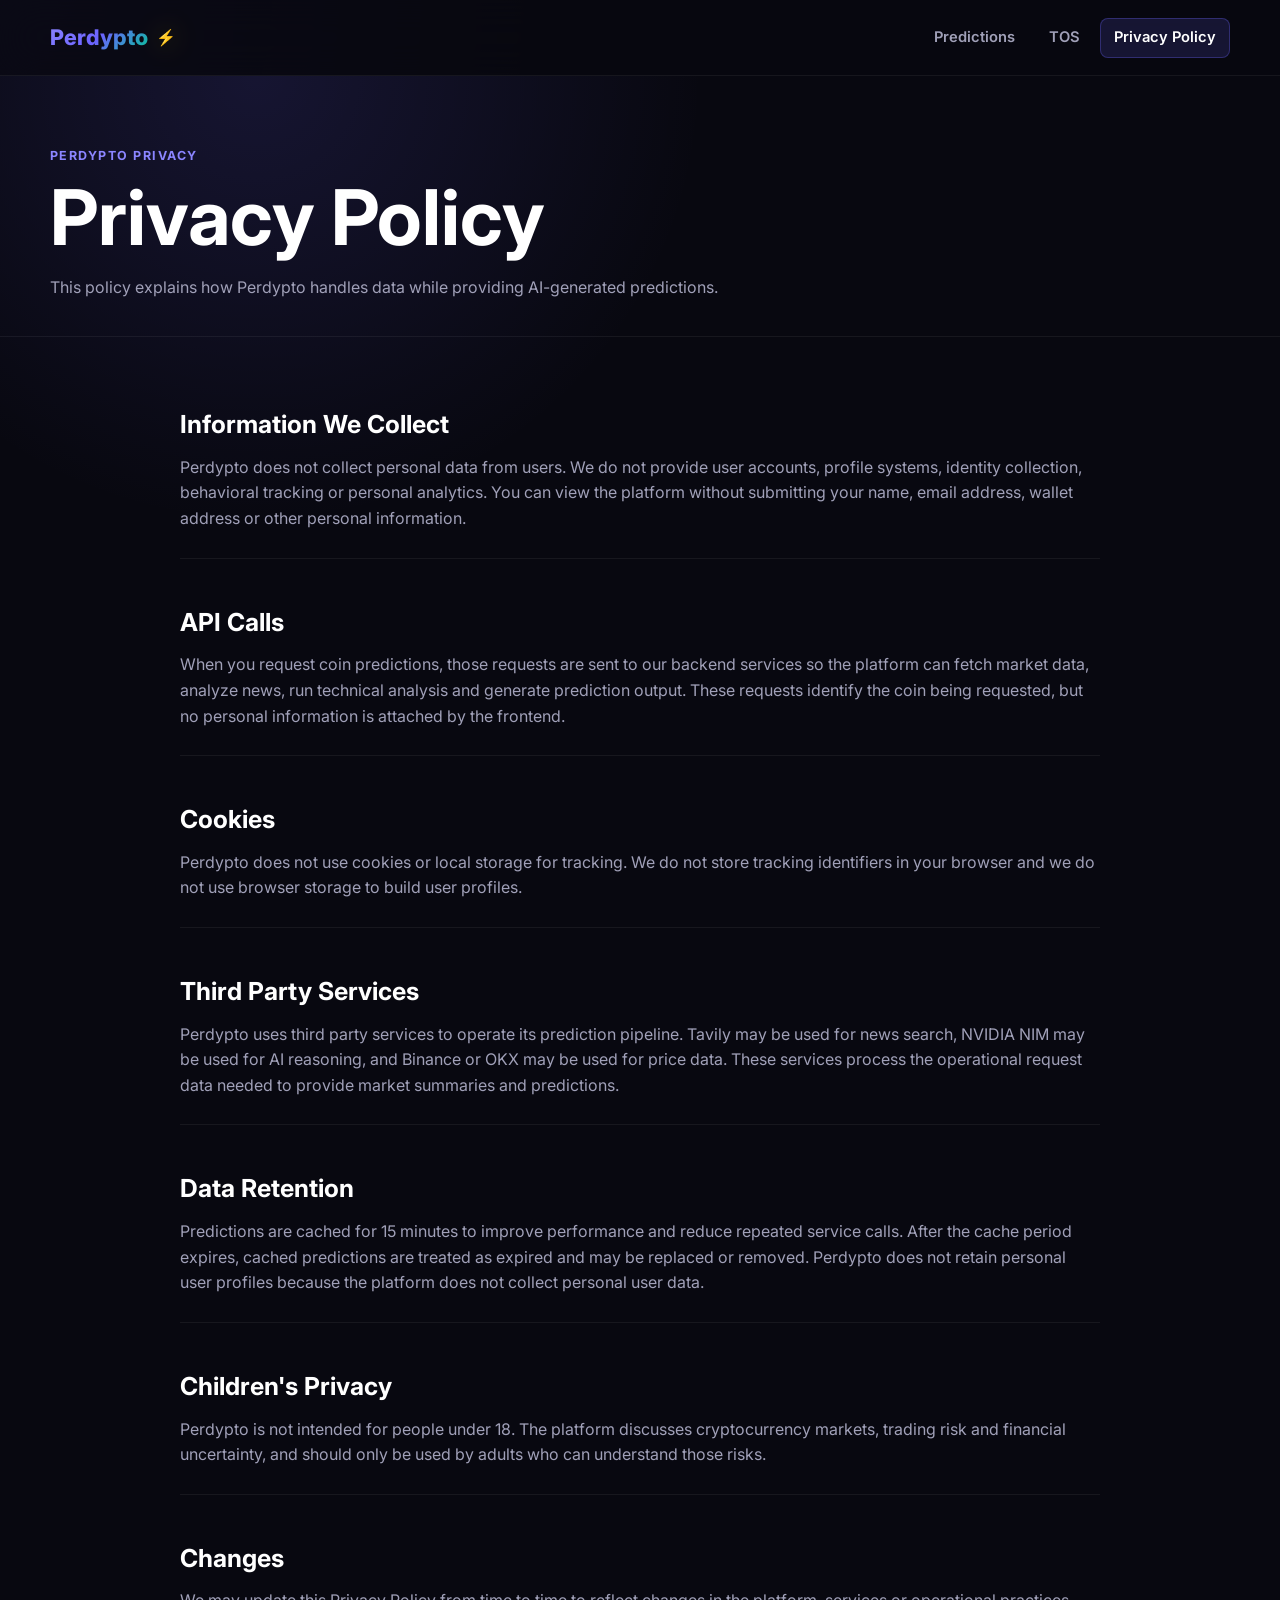
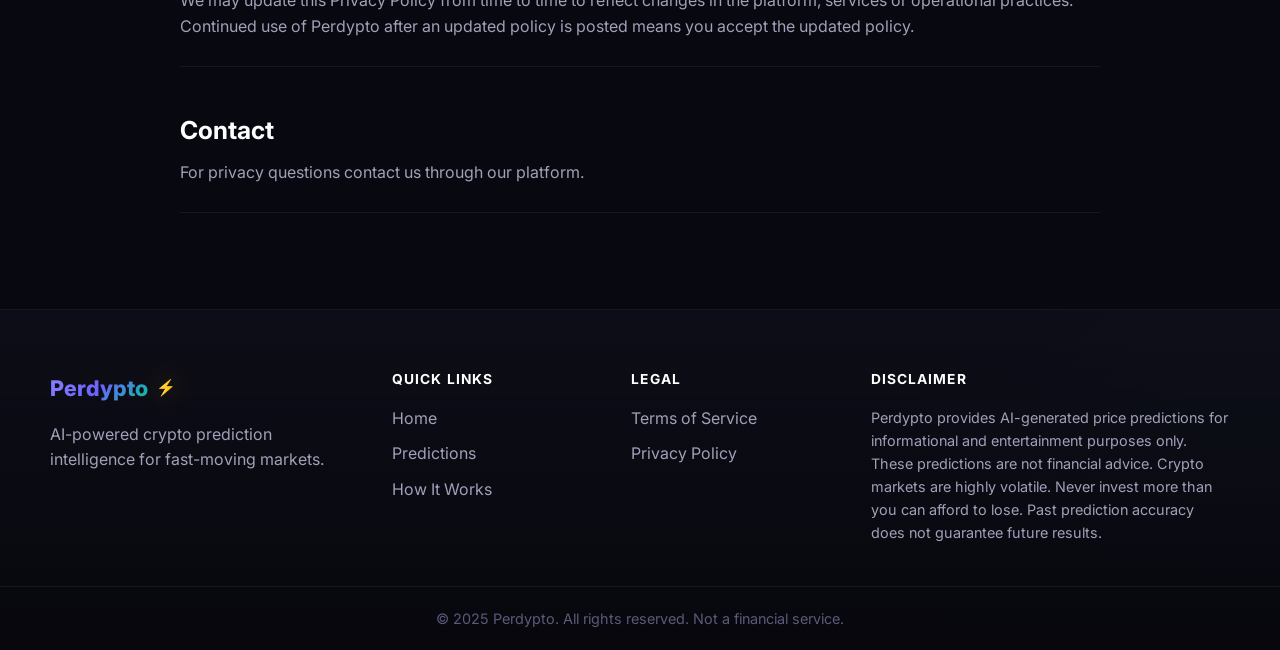
<file: privacy.html>
<!doctype html>
<html lang="en">
<head>
  <meta charset="utf-8">
  <meta name="viewport" content="width=device-width, initial-scale=1">
  <meta name="description" content="Perdypto Privacy Policy.">
  <title>Privacy Policy | Perdypto</title>
  <link rel="preconnect" href="https://fonts.googleapis.com">
  <link rel="preconnect" href="https://fonts.gstatic.com" crossorigin>
  <link href="https://fonts.googleapis.com/css2?family=Inter:wght@300;400;500;600;700&display=swap" rel="stylesheet">
  <link rel="stylesheet" href="css/base.css">
  <link rel="stylesheet" href="css/components.css">
  <link rel="stylesheet" href="css/pages/legal.css">
</head>
<body data-page="privacy">
  <header class="site-nav" data-navbar>
    <a class="brand" href="index.html" aria-label="Perdypto home">
      <span class="brand-text">Perdypto</span>
      <span class="brand-bolt" aria-hidden="true">⚡</span>
    </a>
    <button class="nav-toggle" type="button" aria-label="Toggle navigation" aria-controls="primary-navigation" aria-expanded="false" data-nav-toggle>
      <span></span>
      <span></span>
      <span></span>
    </button>
    <nav class="nav-links" id="primary-navigation" data-nav-menu>
      <a href="predictions.html" data-nav-link="predictions">Predictions</a>
      <a href="tos.html" data-nav-link="tos">TOS</a>
      <a href="privacy.html" data-nav-link="privacy">Privacy Policy</a>
    </nav>
  </header>

  <main class="legal-page">
    <section class="legal-hero">
      <div class="container">
        <p class="eyebrow">Perdypto privacy</p>
        <h1>Privacy Policy</h1>
        <p>This policy explains how Perdypto handles data while providing AI-generated predictions.</p>
      </div>
    </section>

    <article class="container legal-document">
      <section>
        <h2>Information We Collect</h2>
        <p>Perdypto does not collect personal data from users. We do not provide user accounts, profile systems, identity collection, behavioral tracking or personal analytics. You can view the platform without submitting your name, email address, wallet address or other personal information.</p>
      </section>

      <section>
        <h2>API Calls</h2>
        <p>When you request coin predictions, those requests are sent to our backend services so the platform can fetch market data, analyze news, run technical analysis and generate prediction output. These requests identify the coin being requested, but no personal information is attached by the frontend.</p>
      </section>

      <section>
        <h2>Cookies</h2>
        <p>Perdypto does not use cookies or local storage for tracking. We do not store tracking identifiers in your browser and we do not use browser storage to build user profiles.</p>
      </section>

      <section>
        <h2>Third Party Services</h2>
        <p>Perdypto uses third party services to operate its prediction pipeline. Tavily may be used for news search, NVIDIA NIM may be used for AI reasoning, and Binance or OKX may be used for price data. These services process the operational request data needed to provide market summaries and predictions.</p>
      </section>

      <section>
        <h2>Data Retention</h2>
        <p>Predictions are cached for 15 minutes to improve performance and reduce repeated service calls. After the cache period expires, cached predictions are treated as expired and may be replaced or removed. Perdypto does not retain personal user profiles because the platform does not collect personal user data.</p>
      </section>

      <section>
        <h2>Children's Privacy</h2>
        <p>Perdypto is not intended for people under 18. The platform discusses cryptocurrency markets, trading risk and financial uncertainty, and should only be used by adults who can understand those risks.</p>
      </section>

      <section>
        <h2>Changes</h2>
        <p>We may update this Privacy Policy from time to time to reflect changes in the platform, services or operational practices. Continued use of Perdypto after an updated policy is posted means you accept the updated policy.</p>
      </section>

      <section>
        <h2>Contact</h2>
        <p>For privacy questions contact us through our platform.</p>
      </section>
    </article>
  </main>

  <footer class="site-footer">
    <div class="container footer-grid">
      <div class="footer-brand">
        <a class="brand" href="index.html" aria-label="Perdypto home">
          <span class="brand-text">Perdypto</span>
          <span class="brand-bolt" aria-hidden="true">⚡</span>
        </a>
        <p>AI-powered crypto prediction intelligence for fast-moving markets.</p>
      </div>
      <div class="footer-column">
        <h2>Quick Links</h2>
        <a href="index.html">Home</a>
        <a href="predictions.html">Predictions</a>
        <a href="index.html#how-it-works">How It Works</a>
      </div>
      <div class="footer-column">
        <h2>Legal</h2>
        <a href="tos.html">Terms of Service</a>
        <a href="privacy.html">Privacy Policy</a>
      </div>
      <div class="footer-column footer-disclaimer">
        <h2>Disclaimer</h2>
        <p>Perdypto provides AI-generated price predictions for informational and entertainment purposes only. These predictions are not financial advice. Crypto markets are highly volatile. Never invest more than you can afford to lose. Past prediction accuracy does not guarantee future results.</p>
      </div>
    </div>
    <div class="footer-bottom">© 2025 Perdypto. All rights reserved. Not a financial service.</div>
  </footer>

  <script src="js/pages.js" defer></script>
</body>
</html>
</file>
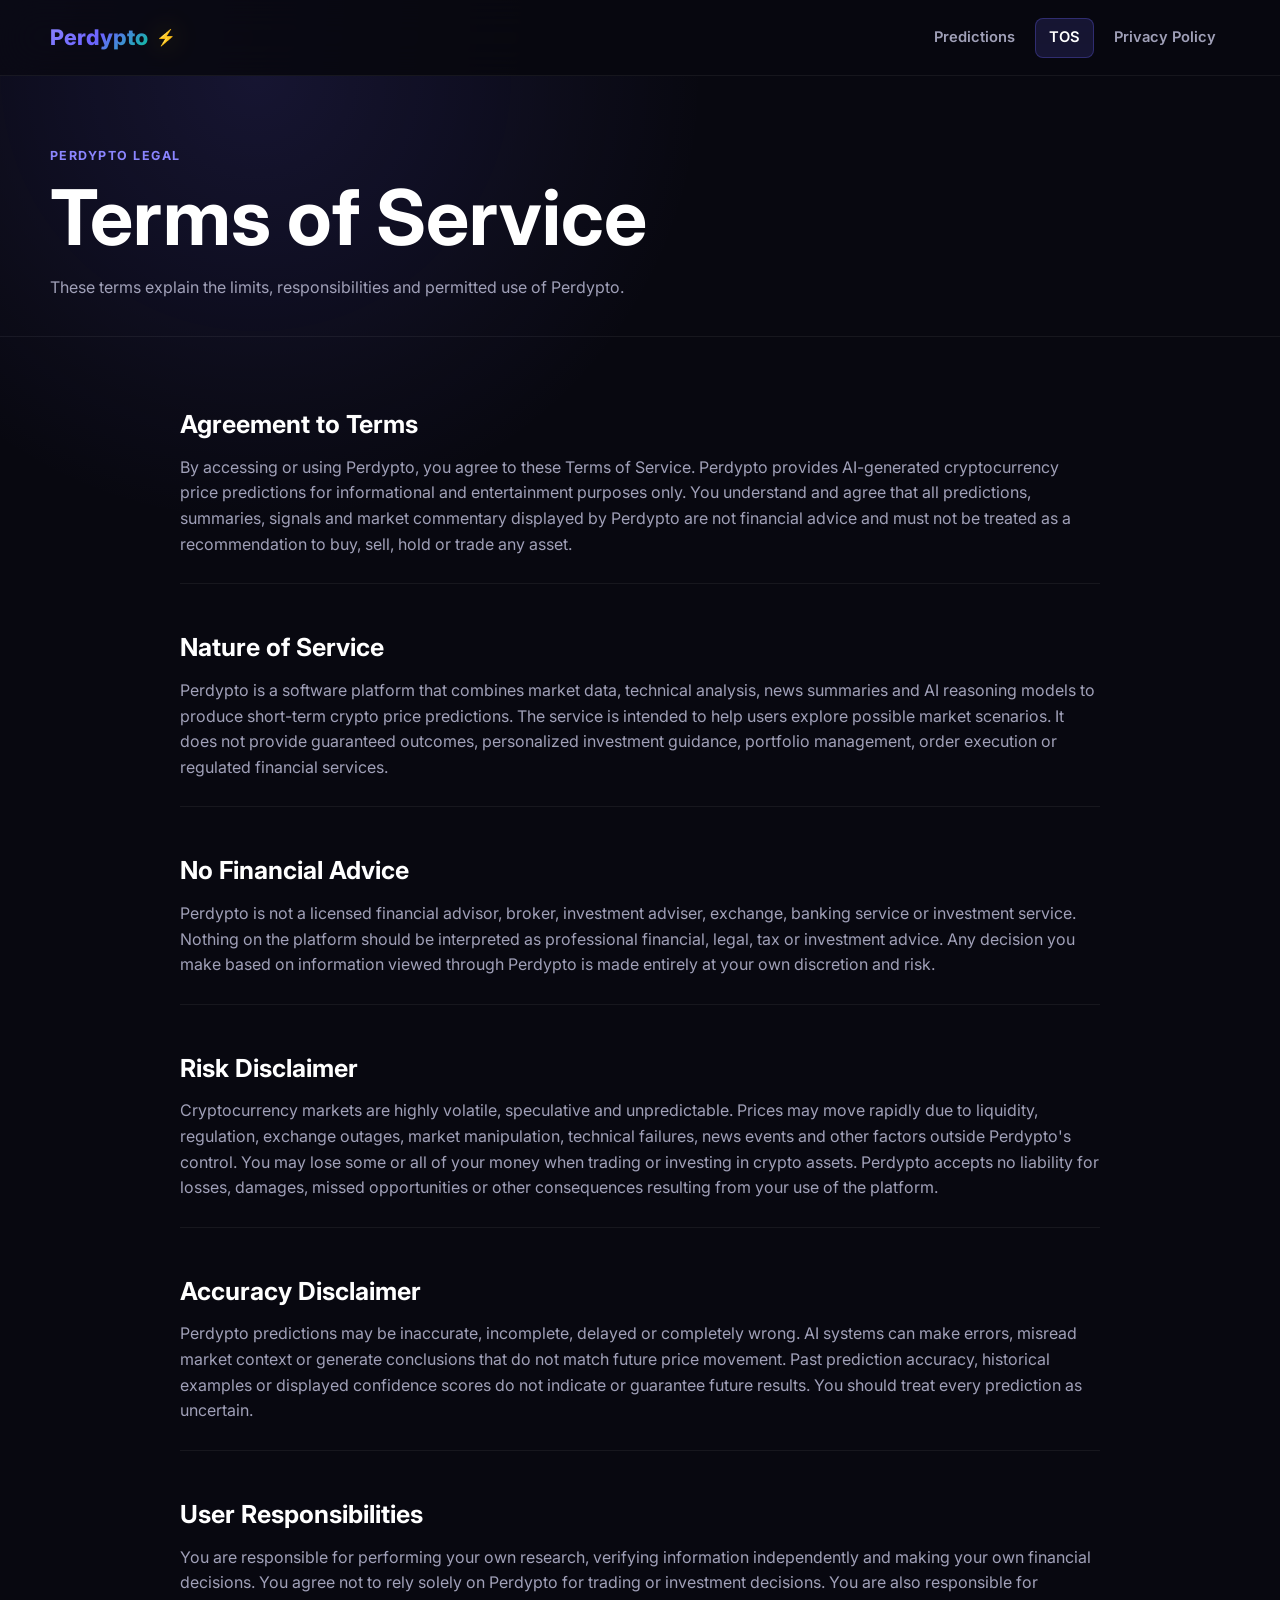
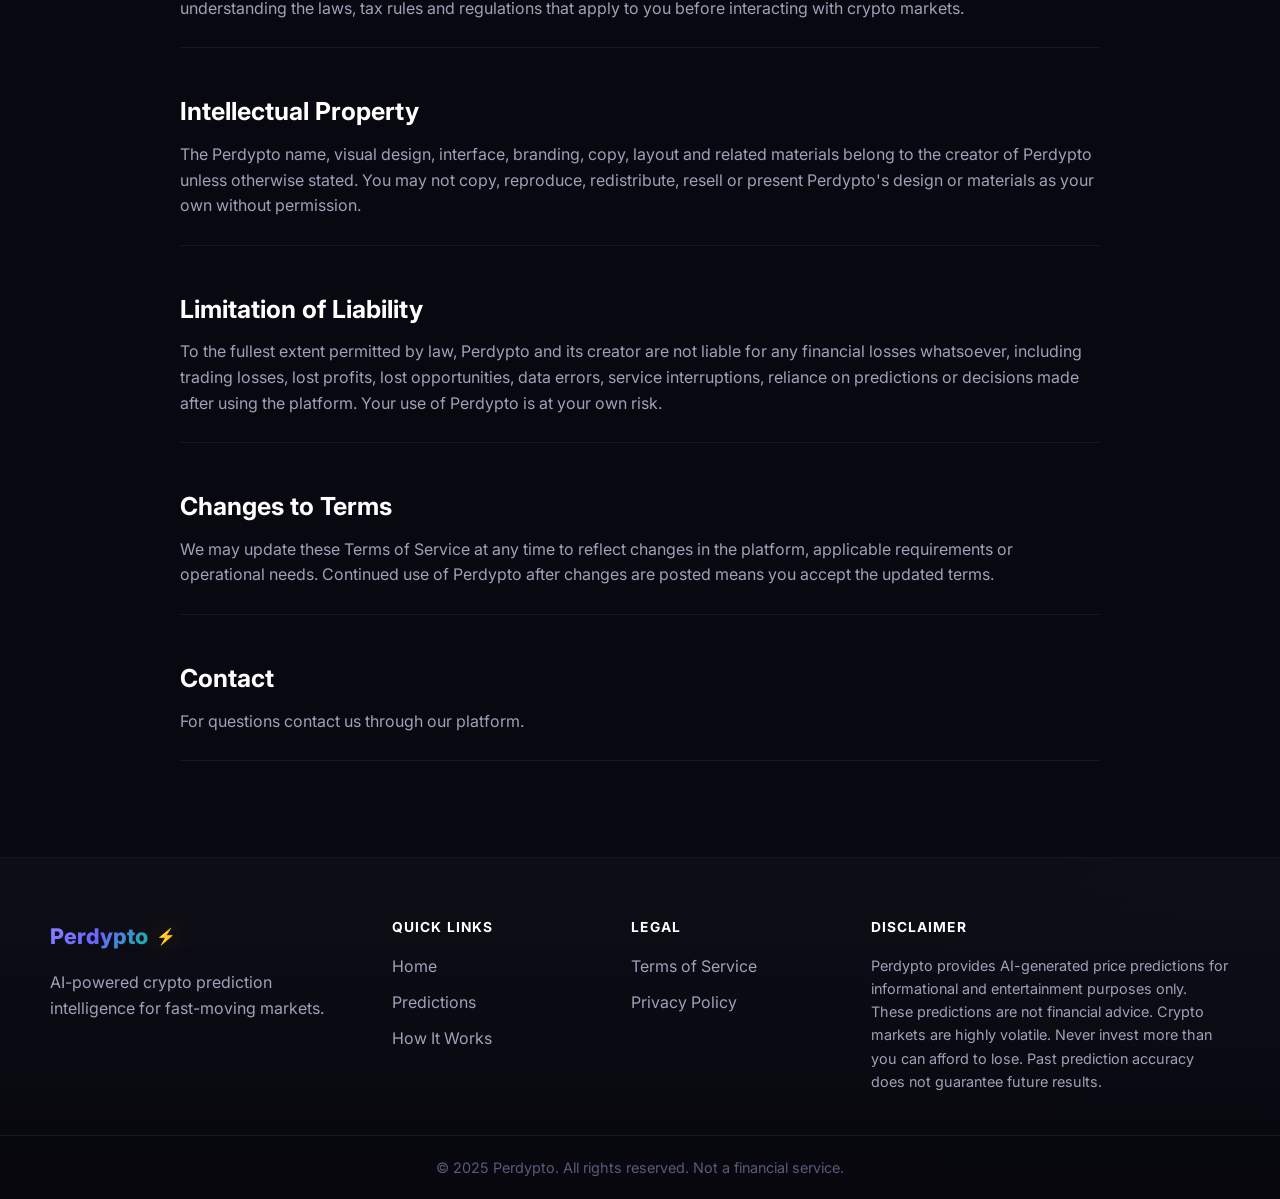
<file: tos.html>
<!doctype html>
<html lang="en">
<head>
  <meta charset="utf-8">
  <meta name="viewport" content="width=device-width, initial-scale=1">
  <meta name="description" content="Perdypto Terms of Service.">
  <title>Terms of Service | Perdypto</title>
  <link rel="preconnect" href="https://fonts.googleapis.com">
  <link rel="preconnect" href="https://fonts.gstatic.com" crossorigin>
  <link href="https://fonts.googleapis.com/css2?family=Inter:wght@300;400;500;600;700&display=swap" rel="stylesheet">
  <link rel="stylesheet" href="css/base.css">
  <link rel="stylesheet" href="css/components.css">
  <link rel="stylesheet" href="css/pages/legal.css">
</head>
<body data-page="tos">
  <header class="site-nav" data-navbar>
    <a class="brand" href="index.html" aria-label="Perdypto home">
      <span class="brand-text">Perdypto</span>
      <span class="brand-bolt" aria-hidden="true">⚡</span>
    </a>
    <button class="nav-toggle" type="button" aria-label="Toggle navigation" aria-controls="primary-navigation" aria-expanded="false" data-nav-toggle>
      <span></span>
      <span></span>
      <span></span>
    </button>
    <nav class="nav-links" id="primary-navigation" data-nav-menu>
      <a href="predictions.html" data-nav-link="predictions">Predictions</a>
      <a href="tos.html" data-nav-link="tos">TOS</a>
      <a href="privacy.html" data-nav-link="privacy">Privacy Policy</a>
    </nav>
  </header>

  <main class="legal-page">
    <section class="legal-hero">
      <div class="container">
        <p class="eyebrow">Perdypto legal</p>
        <h1>Terms of Service</h1>
        <p>These terms explain the limits, responsibilities and permitted use of Perdypto.</p>
      </div>
    </section>

    <article class="container legal-document">
      <section>
        <h2>Agreement to Terms</h2>
        <p>By accessing or using Perdypto, you agree to these Terms of Service. Perdypto provides AI-generated cryptocurrency price predictions for informational and entertainment purposes only. You understand and agree that all predictions, summaries, signals and market commentary displayed by Perdypto are not financial advice and must not be treated as a recommendation to buy, sell, hold or trade any asset.</p>
      </section>

      <section>
        <h2>Nature of Service</h2>
        <p>Perdypto is a software platform that combines market data, technical analysis, news summaries and AI reasoning models to produce short-term crypto price predictions. The service is intended to help users explore possible market scenarios. It does not provide guaranteed outcomes, personalized investment guidance, portfolio management, order execution or regulated financial services.</p>
      </section>

      <section>
        <h2>No Financial Advice</h2>
        <p>Perdypto is not a licensed financial advisor, broker, investment adviser, exchange, banking service or investment service. Nothing on the platform should be interpreted as professional financial, legal, tax or investment advice. Any decision you make based on information viewed through Perdypto is made entirely at your own discretion and risk.</p>
      </section>

      <section>
        <h2>Risk Disclaimer</h2>
        <p>Cryptocurrency markets are highly volatile, speculative and unpredictable. Prices may move rapidly due to liquidity, regulation, exchange outages, market manipulation, technical failures, news events and other factors outside Perdypto's control. You may lose some or all of your money when trading or investing in crypto assets. Perdypto accepts no liability for losses, damages, missed opportunities or other consequences resulting from your use of the platform.</p>
      </section>

      <section>
        <h2>Accuracy Disclaimer</h2>
        <p>Perdypto predictions may be inaccurate, incomplete, delayed or completely wrong. AI systems can make errors, misread market context or generate conclusions that do not match future price movement. Past prediction accuracy, historical examples or displayed confidence scores do not indicate or guarantee future results. You should treat every prediction as uncertain.</p>
      </section>

      <section>
        <h2>User Responsibilities</h2>
        <p>You are responsible for performing your own research, verifying information independently and making your own financial decisions. You agree not to rely solely on Perdypto for trading or investment decisions. You are also responsible for understanding the laws, tax rules and regulations that apply to you before interacting with crypto markets.</p>
      </section>

      <section>
        <h2>Intellectual Property</h2>
        <p>The Perdypto name, visual design, interface, branding, copy, layout and related materials belong to the creator of Perdypto unless otherwise stated. You may not copy, reproduce, redistribute, resell or present Perdypto's design or materials as your own without permission.</p>
      </section>

      <section>
        <h2>Limitation of Liability</h2>
        <p>To the fullest extent permitted by law, Perdypto and its creator are not liable for any financial losses whatsoever, including trading losses, lost profits, lost opportunities, data errors, service interruptions, reliance on predictions or decisions made after using the platform. Your use of Perdypto is at your own risk.</p>
      </section>

      <section>
        <h2>Changes to Terms</h2>
        <p>We may update these Terms of Service at any time to reflect changes in the platform, applicable requirements or operational needs. Continued use of Perdypto after changes are posted means you accept the updated terms.</p>
      </section>

      <section>
        <h2>Contact</h2>
        <p>For questions contact us through our platform.</p>
      </section>
    </article>
  </main>

  <footer class="site-footer">
    <div class="container footer-grid">
      <div class="footer-brand">
        <a class="brand" href="index.html" aria-label="Perdypto home">
          <span class="brand-text">Perdypto</span>
          <span class="brand-bolt" aria-hidden="true">⚡</span>
        </a>
        <p>AI-powered crypto prediction intelligence for fast-moving markets.</p>
      </div>
      <div class="footer-column">
        <h2>Quick Links</h2>
        <a href="index.html">Home</a>
        <a href="predictions.html">Predictions</a>
        <a href="index.html#how-it-works">How It Works</a>
      </div>
      <div class="footer-column">
        <h2>Legal</h2>
        <a href="tos.html">Terms of Service</a>
        <a href="privacy.html">Privacy Policy</a>
      </div>
      <div class="footer-column footer-disclaimer">
        <h2>Disclaimer</h2>
        <p>Perdypto provides AI-generated price predictions for informational and entertainment purposes only. These predictions are not financial advice. Crypto markets are highly volatile. Never invest more than you can afford to lose. Past prediction accuracy does not guarantee future results.</p>
      </div>
    </div>
    <div class="footer-bottom">© 2025 Perdypto. All rights reserved. Not a financial service.</div>
  </footer>

  <script src="js/pages.js" defer></script>
</body>
</html>
</file>
<file: css/base.css>
:root {
  --bg-primary: #080810;
  --bg-secondary: #0F0F1A;
  --bg-card: #13131F;
  --bg-card-hover: #1A1A2E;
  --accent: #6C63FF;
  --accent-glow: rgba(108, 99, 255, 0.15);
  --accent-bright: #8B85FF;
  --green: #00C896;
  --green-glow: rgba(0, 200, 150, 0.15);
  --red: #FF4757;
  --red-glow: rgba(255, 71, 87, 0.15);
  --yellow: #FFD700;
  --yellow-glow: rgba(255, 215, 0, 0.1);
  --text-primary: #FFFFFF;
  --text-secondary: #A0A0B8;
  --text-muted: #5A5A7A;
  --border: rgba(255,255,255,0.06);
  --border-accent: rgba(108, 99, 255, 0.3);
  --radius: 16px;
  --radius-sm: 8px;
  --font: 'Inter', sans-serif;
  --nav-height: 76px;
  --container: 1180px;
  --transition: 0.2s ease;
}

* {
  box-sizing: border-box;
}

html {
  min-width: 320px;
  background: var(--bg-primary);
  scroll-behavior: smooth;
}

body {
  min-height: 100vh;
  margin: 0;
  background:
    radial-gradient(circle at top left, rgba(108, 99, 255, 0.12), transparent 34rem),
    radial-gradient(circle at bottom right, rgba(0, 200, 150, 0.08), transparent 28rem),
    var(--bg-primary);
  color: var(--text-primary);
  font-family: var(--font);
  font-size: 16px;
  line-height: 1.6;
  overflow-x: hidden;
}

body.nav-open {
  overflow: hidden;
}

img,
svg {
  display: block;
  max-width: 100%;
}

a {
  color: inherit;
  text-decoration: none;
}

button,
input,
select,
textarea {
  font: inherit;
}

button {
  cursor: pointer;
}

::selection {
  background: var(--accent);
  color: var(--text-primary);
}

::-webkit-scrollbar {
  width: 10px;
  height: 10px;
}

::-webkit-scrollbar-track {
  background: var(--bg-secondary);
}

::-webkit-scrollbar-thumb {
  background: var(--accent);
  border: 3px solid var(--bg-secondary);
  border-radius: 999px;
}

.container {
  width: min(var(--container), calc(100% - 40px));
  margin: 0 auto;
}

.section {
  padding: 96px 0;
}

.section-heading {
  max-width: 720px;
  margin-bottom: 34px;
}

.section-heading h2,
.page-hero h1,
.legal-hero h1 {
  margin: 0;
  color: var(--text-primary);
  line-height: 1.05;
  letter-spacing: 0;
}

.section-heading h2 {
  font-size: clamp(2rem, 4vw, 3.4rem);
}

.eyebrow {
  margin: 0 0 12px;
  color: var(--accent-bright);
  font-size: 0.78rem;
  font-weight: 700;
  letter-spacing: 0.12em;
  text-transform: uppercase;
}

.is-hidden {
  display: none !important;
}

.sr-only {
  position: absolute;
  width: 1px;
  height: 1px;
  padding: 0;
  margin: -1px;
  overflow: hidden;
  clip: rect(0, 0, 0, 0);
  white-space: nowrap;
  border: 0;
}

:focus-visible {
  outline: 2px solid var(--accent-bright);
  outline-offset: 4px;
}

@media (max-width: 760px) {
  :root {
    --nav-height: 68px;
  }

  .container {
    width: min(100% - 28px, var(--container));
  }

  .section {
    padding: 70px 0;
  }
}
</file>
<file: css/components.css>
.site-nav {
  position: sticky;
  top: 0;
  z-index: 50;
  display: flex;
  align-items: center;
  justify-content: space-between;
  min-height: var(--nav-height);
  padding: 0 max(20px, calc((100vw - var(--container)) / 2));
  background: rgba(8, 8, 16, 0.78);
  border-bottom: 1px solid var(--border);
  backdrop-filter: blur(20px);
}

.brand {
  display: inline-flex;
  align-items: center;
  gap: 8px;
  min-height: 40px;
  font-weight: 800;
  letter-spacing: 0;
}

.brand-text {
  background: linear-gradient(135deg, var(--accent-bright), var(--accent), var(--green));
  -webkit-background-clip: text;
  background-clip: text;
  color: transparent;
  font-size: 1.35rem;
}

.brand-bolt {
  filter: drop-shadow(0 0 14px rgba(255, 215, 0, 0.42));
}

.nav-links {
  display: flex;
  align-items: center;
  gap: 6px;
}

.nav-links a {
  display: inline-flex;
  align-items: center;
  min-height: 40px;
  padding: 0 14px;
  border-radius: var(--radius-sm);
  color: var(--text-secondary);
  font-size: 0.92rem;
  font-weight: 600;
  transition: color var(--transition), background var(--transition), box-shadow var(--transition);
}

.nav-links a:hover,
.nav-links a.is-active {
  background: var(--accent-glow);
  color: var(--text-primary);
  box-shadow: inset 0 0 0 1px var(--border-accent);
}

.nav-toggle {
  display: none;
  position: relative;
  width: 44px;
  height: 44px;
  border: 1px solid var(--border);
  border-radius: var(--radius-sm);
  background: rgba(255, 255, 255, 0.03);
}

.nav-toggle span {
  position: absolute;
  left: 11px;
  width: 20px;
  height: 2px;
  background: var(--text-primary);
  border-radius: 99px;
  transition: transform var(--transition), opacity var(--transition), top var(--transition);
}

.nav-toggle span:nth-child(1) {
  top: 14px;
}

.nav-toggle span:nth-child(2) {
  top: 21px;
}

.nav-toggle span:nth-child(3) {
  top: 28px;
}

.nav-toggle.is-open span:nth-child(1) {
  top: 21px;
  transform: rotate(45deg);
}

.nav-toggle.is-open span:nth-child(2) {
  opacity: 0;
}

.nav-toggle.is-open span:nth-child(3) {
  top: 21px;
  transform: rotate(-45deg);
}

.btn {
  display: inline-flex;
  align-items: center;
  justify-content: center;
  min-height: 48px;
  padding: 0 20px;
  border-radius: var(--radius-sm);
  font-weight: 700;
  transition: transform var(--transition), box-shadow var(--transition), border-color var(--transition), background var(--transition);
}

.btn:hover {
  transform: translateY(-2px);
}

.btn-primary {
  border: 1px solid rgba(139, 133, 255, 0.6);
  background: linear-gradient(135deg, var(--accent), var(--accent-bright));
  color: var(--text-primary);
  box-shadow: 0 18px 42px rgba(108, 99, 255, 0.24);
}

.btn-secondary {
  border: 1px solid var(--border-accent);
  background: rgba(255, 255, 255, 0.03);
  color: var(--text-primary);
}

.btn-secondary:hover {
  background: var(--accent-glow);
}

.pill {
  display: inline-flex;
  align-items: center;
  width: fit-content;
  min-height: 34px;
  padding: 0 12px;
  border: 1px solid var(--border);
  border-radius: 999px;
  font-size: 0.78rem;
  font-weight: 800;
  text-transform: uppercase;
}

.pill-warning {
  background: var(--yellow-glow);
  border-color: rgba(255, 215, 0, 0.24);
  color: var(--yellow);
}

.site-footer {
  background: linear-gradient(180deg, rgba(15, 15, 26, 0.75), #07070d);
  border-top: 1px solid var(--border);
  text-align: center;
}

.footer-grid {
  display: grid;
  grid-template-columns: 1.2fr 0.8fr 0.8fr 1.4fr;
  gap: 34px;
  padding: 58px 0 42px;
  text-align: left;
}

.footer-brand p,
.footer-column p,
.footer-column a {
  color: var(--text-secondary);
}

.footer-brand p {
  max-width: 320px;
  margin: 14px 0 0;
}

.footer-column {
  display: grid;
  align-content: start;
  gap: 10px;
}

.footer-column h2 {
  margin: 0 0 6px;
  color: var(--text-primary);
  font-size: 0.86rem;
  letter-spacing: 0.08em;
  text-transform: uppercase;
}

.footer-column a {
  transition: color var(--transition);
}

.footer-column a:hover {
  color: var(--accent-bright);
}

.footer-disclaimer p {
  margin: 0;
  font-size: 0.9rem;
}

.footer-bottom {
  padding: 20px;
  border-top: 1px solid var(--border);
  color: var(--text-muted);
  font-size: 0.9rem;
}

.skeleton {
  position: relative;
  overflow: hidden;
  background: rgba(255, 255, 255, 0.055);
}

.skeleton::after {
  content: "";
  position: absolute;
  inset: 0;
  transform: translateX(-100%);
  background: linear-gradient(90deg, transparent, rgba(255, 255, 255, 0.12), transparent);
  animation: shimmer 1.55s infinite;
}

@keyframes shimmer {
  100% {
    transform: translateX(100%);
  }
}

@media (max-width: 860px) {
  .site-nav {
    padding: 0 18px;
  }

  .nav-toggle {
    display: inline-flex;
  }

  .nav-links {
    position: absolute;
    left: 14px;
    right: 14px;
    top: calc(var(--nav-height) + 10px);
    display: grid;
    gap: 8px;
    padding: 12px;
    background: rgba(15, 15, 26, 0.96);
    border: 1px solid var(--border);
    border-radius: var(--radius);
    box-shadow: 0 24px 60px rgba(0, 0, 0, 0.34);
    transform: translateY(-12px);
    opacity: 0;
    pointer-events: none;
    transition: transform var(--transition), opacity var(--transition);
    backdrop-filter: blur(20px);
  }

  .nav-links.is-open {
    transform: translateY(0);
    opacity: 1;
    pointer-events: auto;
  }

  .nav-links a {
    justify-content: center;
  }

  .footer-grid {
    grid-template-columns: 1fr 1fr;
  }
}

@media (max-width: 600px) {
  .footer-grid {
    grid-template-columns: 1fr;
    text-align: center;
  }

  .footer-brand p {
    margin-left: auto;
    margin-right: auto;
  }

  .footer-brand .brand,
  .footer-column {
    justify-content: center;
  }
}
</file>
<file: css/pages/legal.css>
.legal-page {
  background:
    radial-gradient(circle at 20% 0%, rgba(108, 99, 255, 0.14), transparent 28rem),
    var(--bg-primary);
}

.legal-hero {
  padding: 70px 0 36px;
  border-bottom: 1px solid var(--border);
}

.legal-hero h1 {
  font-size: clamp(2.5rem, 6vw, 4.8rem);
}

.legal-hero p:not(.eyebrow) {
  max-width: 720px;
  margin: 16px 0 0;
  color: var(--text-secondary);
}

.legal-document {
  display: grid;
  gap: 18px;
  max-width: 920px;
  padding: 42px 0 96px;
}

.legal-document section {
  padding: 26px 0;
  border-bottom: 1px solid var(--border);
}

.legal-document h2 {
  margin: 0 0 10px;
  font-size: clamp(1.2rem, 2vw, 1.55rem);
}

.legal-document p {
  margin: 0;
  color: var(--text-secondary);
}

@media (max-width: 620px) {
  .legal-hero {
    padding-top: 54px;
  }

  .legal-document {
    padding-bottom: 70px;
  }
}
</file>
